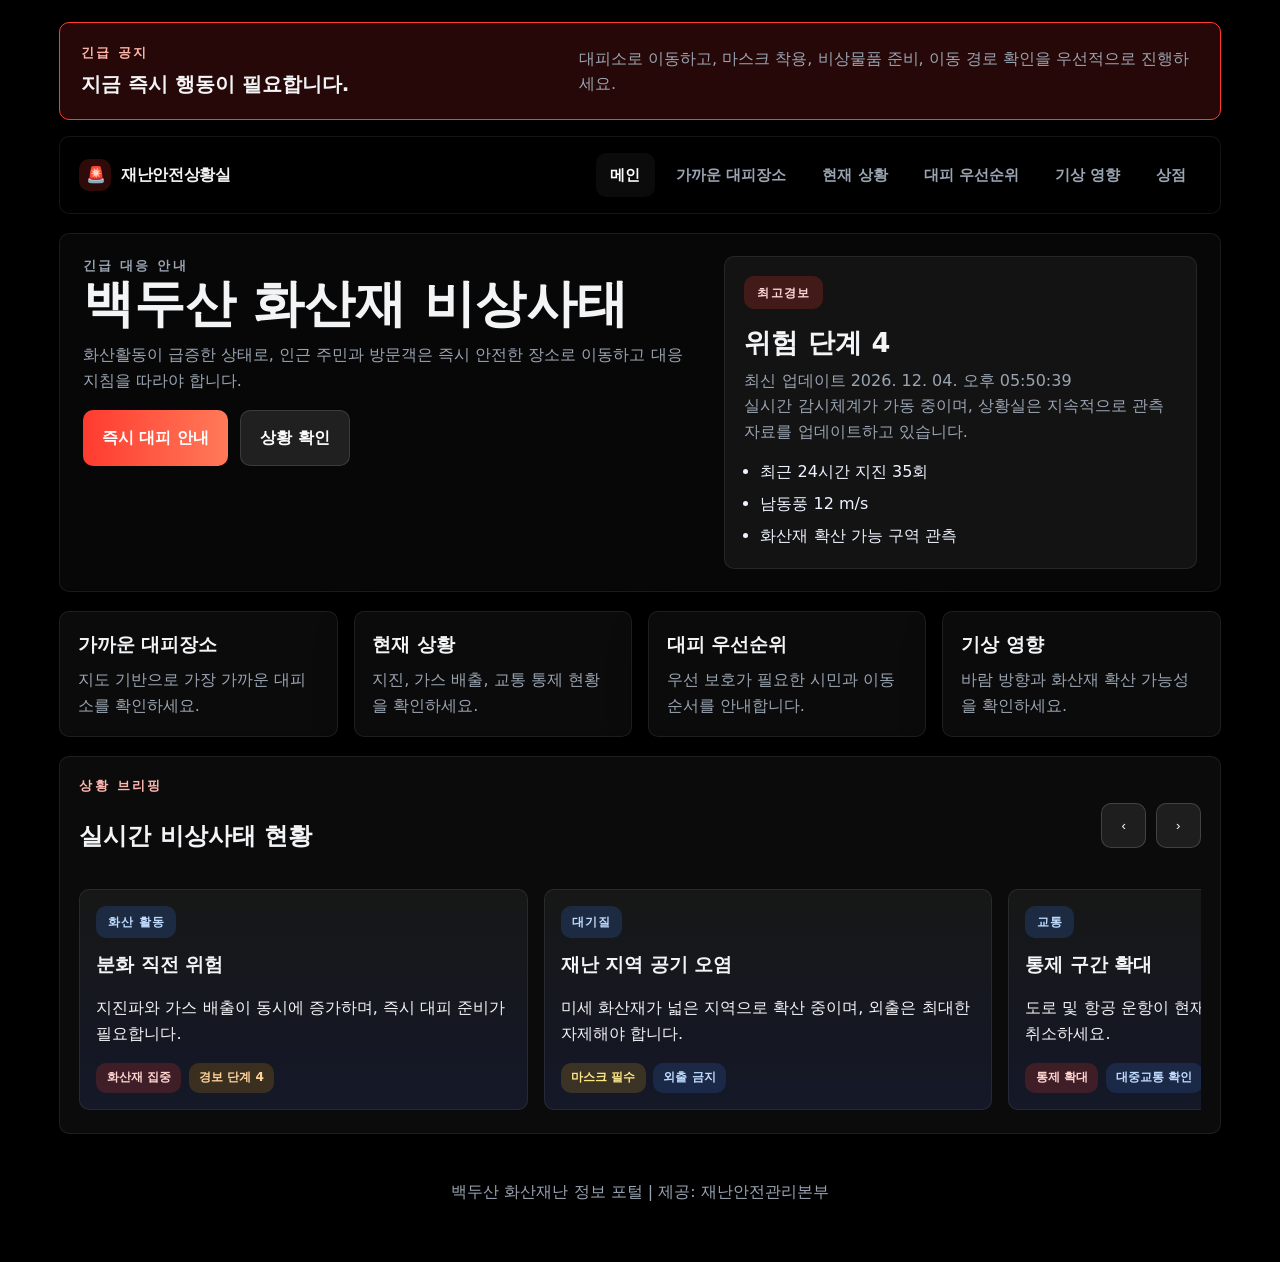
<file: index.html>
<!DOCTYPE html>
<html lang="ko">
<head>
  <meta charset="UTF-8" />
  <meta name="viewport" content="width=device-width, initial-scale=1.0" />
  <title>재난안전상황실 포털</title>
  <link rel="stylesheet" href="styles.css" />
</head>
<body data-page="home">
  <div class="page-shell">
    <section class="notice-box" role="alert">
      <div>
        <p class="notice-label">긴급 공지</p>
        <h2>지금 즉시 행동이 필요합니다.</h2>
      </div>
      <p>대피소로 이동하고, 마스크 착용, 비상물품 준비, 이동 경로 확인을 우선적으로 진행하세요.</p>
    </section>

    <header class="site-header">
      <a class="brand" href="index.html">
        <span class="brand-mark">🚨</span>
        <span>재난안전상황실</span>
      </a>
      <nav class="top-nav" aria-label="주요 페이지">
        <a class="nav-link active" href="index.html">메인</a>
        <a class="nav-link" href="shelters.html">가까운 대피장소</a>
        <a class="nav-link" href="status.html">현재 상황</a>
        <a class="nav-link" href="priority.html">대피 우선순위</a>
        <a class="nav-link" href="weather.html">기상 영향</a>
        <a class="nav-link" href="store.html">상점</a>
      </nav>
      <button id="theme-toggle" class="theme-toggle" type="button">🌙</button>
    </header>

    <main class="main-content">
      <section class="hero-panel">
        <div class="hero-copy">
          <p class="eyebrow">긴급 대응 안내</p>
          <h1>백두산 화산재 비상사태</h1>
          <p>화산활동이 급증한 상태로, 인근 주민과 방문객은 즉시 안전한 장소로 이동하고 대응 지침을 따라야 합니다.</p>
          <div class="hero-actions">
            <a class="btn btn-primary" href="shelters.html">즉시 대피 안내</a>
            <a class="btn btn-secondary" href="status.html">상황 확인</a>
          </div>
        </div>
        <div class="hero-status">
          <div class="status-chip">최고경보</div>
          <h2>위험 단계 4</h2>
          <p class="status-meta">최신 업데이트 <span id="status-time">--:--:--</span></p>
          <p>실시간 감시체계가 가동 중이며, 상황실은 지속적으로 관측 자료를 업데이트하고 있습니다.</p>
          <ul class="status-list">
            <li>최근 24시간 지진 35회</li>
            <li>남동풍 12 m/s</li>
            <li>화산재 확산 가능 구역 관측</li>
          </ul>
        </div>
      </section>

      <section class="quick-grid" aria-label="빠른 이동">
        <a class="quick-card" href="shelters.html">
          <h3>가까운 대피장소</h3>
          <p>지도 기반으로 가장 가까운 대피소를 확인하세요.</p>
        </a>
        <a class="quick-card" href="status.html">
          <h3>현재 상황</h3>
          <p>지진, 가스 배출, 교통 통제 현황을 확인하세요.</p>
        </a>
        <a class="quick-card" href="priority.html">
          <h3>대피 우선순위</h3>
          <p>우선 보호가 필요한 시민과 이동 순서를 안내합니다.</p>
        </a>
        <a class="quick-card" href="weather.html">
          <h3>기상 영향</h3>
          <p>바람 방향과 화산재 확산 가능성을 확인하세요.</p>
        </a>
      </section>

      <section class="slide-shell" aria-label="긴급 상황 브리핑">
        <div class="slide-header">
          <div>
            <p class="eyebrow">상황 브리핑</p>
            <h2>실시간 비상사태 현황</h2>
          </div>
          <div class="slide-controls">
            <button type="button" class="slide-btn prev" aria-label="이전 슬라이드">‹</button>
            <button type="button" class="slide-btn next" aria-label="다음 슬라이드">›</button>
          </div>
        </div>
        <div class="slide-deck">
          <article class="slide-card">
            <span class="slide-tag">화산 활동</span>
            <h3>분화 직전 위험</h3>
            <p>지진파와 가스 배출이 동시에 증가하며, 즉시 대피 준비가 필요합니다.</p>
            <div class="slide-footer">
              <span class="chip warning">화산재 집중</span>
              <span class="chip alert">경보 단계 4</span>
            </div>
          </article>
          <article class="slide-card">
            <span class="slide-tag">대기질</span>
            <h3>재난 지역 공기 오염</h3>
            <p>미세 화산재가 넓은 지역으로 확산 중이며, 외출은 최대한 자제해야 합니다.</p>
            <div class="slide-footer">
              <span class="chip caution">마스크 필수</span>
              <span class="chip info">외출 금지</span>
            </div>
          </article>
          <article class="slide-card">
            <span class="slide-tag">교통</span>
            <h3>통제 구간 확대</h3>
            <p>도로 및 항공 운항이 현재 통제 중이며, 이동 계획을 즉시 취소하세요.</p>
            <div class="slide-footer">
              <span class="chip warning">통제 확대</span>
              <span class="chip info">대중교통 확인</span>
            </div>
          </article>
        </div>
      </section>

    </main>

    <footer class="site-footer">
      <p>백두산 화산재난 정보 포털 | 제공: 재난안전관리본부</p>
    </footer>
  </div>

  <script src="script.js"></script>
</body>
</html>
</file>
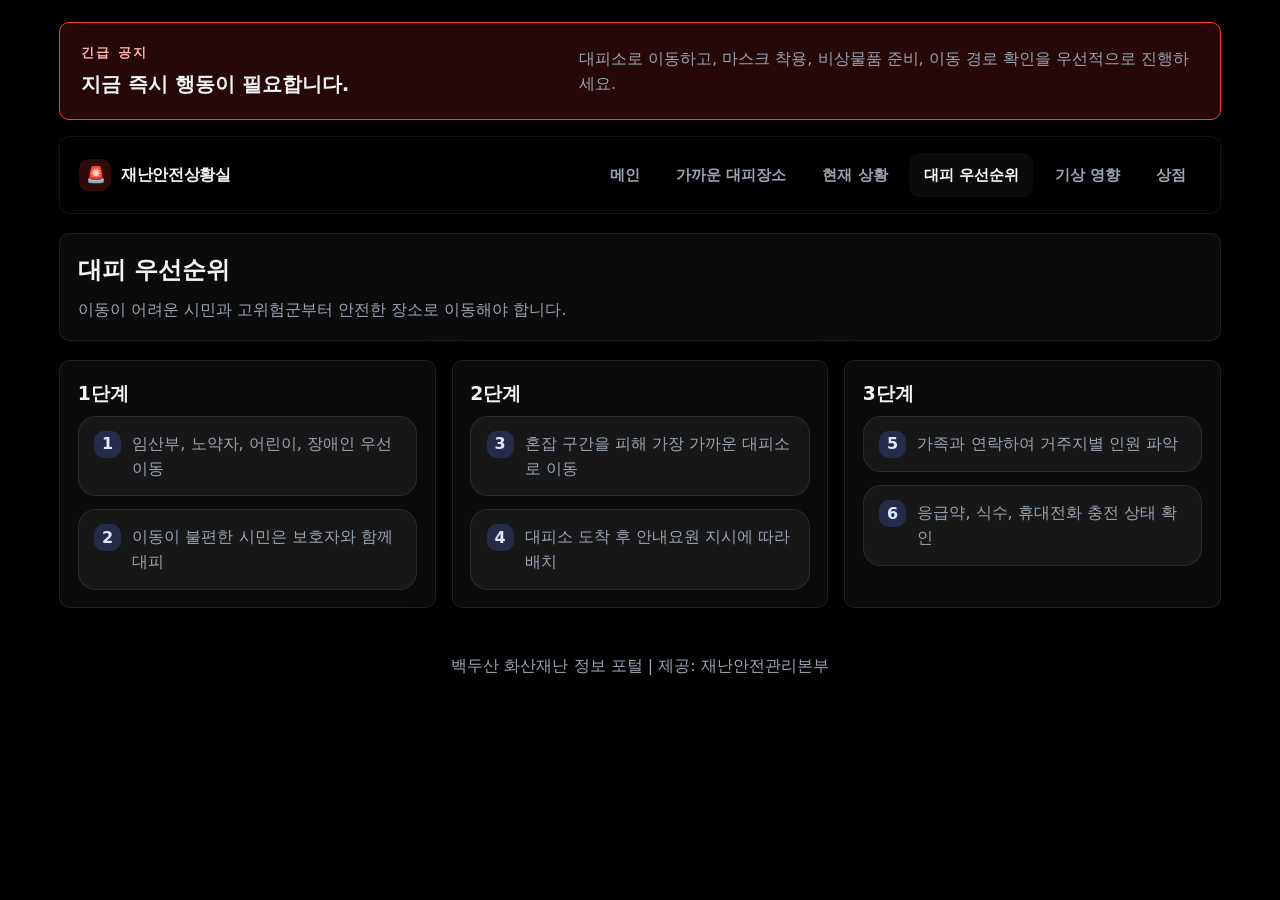
<file: priority.html>
<!DOCTYPE html>
<html lang="ko">
<head>
  <meta charset="UTF-8" />
  <meta name="viewport" content="width=device-width, initial-scale=1.0" />
  <title>대피 우선순위</title>
  <link rel="stylesheet" href="styles.css" />
</head>
<body data-page="priority">
  <div class="page-shell">
    <section class="notice-box" role="alert">
      <div>
        <p class="notice-label">긴급 공지</p>
        <h2>지금 즉시 행동이 필요합니다.</h2>
      </div>
      <p>대피소로 이동하고, 마스크 착용, 비상물품 준비, 이동 경로 확인을 우선적으로 진행하세요.</p>
    </section>

    <header class="site-header">
      <a class="brand" href="index.html">
        <span class="brand-mark">🚨</span>
        <span>재난안전상황실</span>
      </a>
      <nav class="top-nav" aria-label="주요 페이지">
        <a class="nav-link" href="index.html">메인</a>
        <a class="nav-link" href="shelters.html">가까운 대피장소</a>
        <a class="nav-link" href="status.html">현재 상황</a>
        <a class="nav-link active" href="priority.html">대피 우선순위</a>
        <a class="nav-link" href="weather.html">기상 영향</a>
        <a class="nav-link" href="store.html">상점</a>
      </nav>
      <button id="theme-toggle" class="theme-toggle" type="button">🌙</button>
    </header>

    <main class="main-content">
      <section class="page-section">
        <h2>대피 우선순위</h2>
        <p>이동이 어려운 시민과 고위험군부터 안전한 장소로 이동해야 합니다.</p>
      </section>

      <section class="detail-grid">
        <article class="detail-card">
          <h3>1단계</h3>
          <div class="priority-list">
            <div class="priority-item"><span class="priority-step">1</span><p>임산부, 노약자, 어린이, 장애인 우선 이동</p></div>
            <div class="priority-item"><span class="priority-step">2</span><p>이동이 불편한 시민은 보호자와 함께 대피</p></div>
          </div>
        </article>
        <article class="detail-card">
          <h3>2단계</h3>
          <div class="priority-list">
            <div class="priority-item"><span class="priority-step">3</span><p>혼잡 구간을 피해 가장 가까운 대피소로 이동</p></div>
            <div class="priority-item"><span class="priority-step">4</span><p>대피소 도착 후 안내요원 지시에 따라 배치</p></div>
          </div>
        </article>
        <article class="detail-card">
          <h3>3단계</h3>
          <div class="priority-list">
            <div class="priority-item"><span class="priority-step">5</span><p>가족과 연락하여 거주지별 인원 파악</p></div>
            <div class="priority-item"><span class="priority-step">6</span><p>응급약, 식수, 휴대전화 충전 상태 확인</p></div>
          </div>
        </article>
      </section>
    </main>

    <footer class="site-footer">
      <p>백두산 화산재난 정보 포털 | 제공: 재난안전관리본부</p>
    </footer>
  </div>

  <script src="script.js"></script>
</body>
</html>
</file>
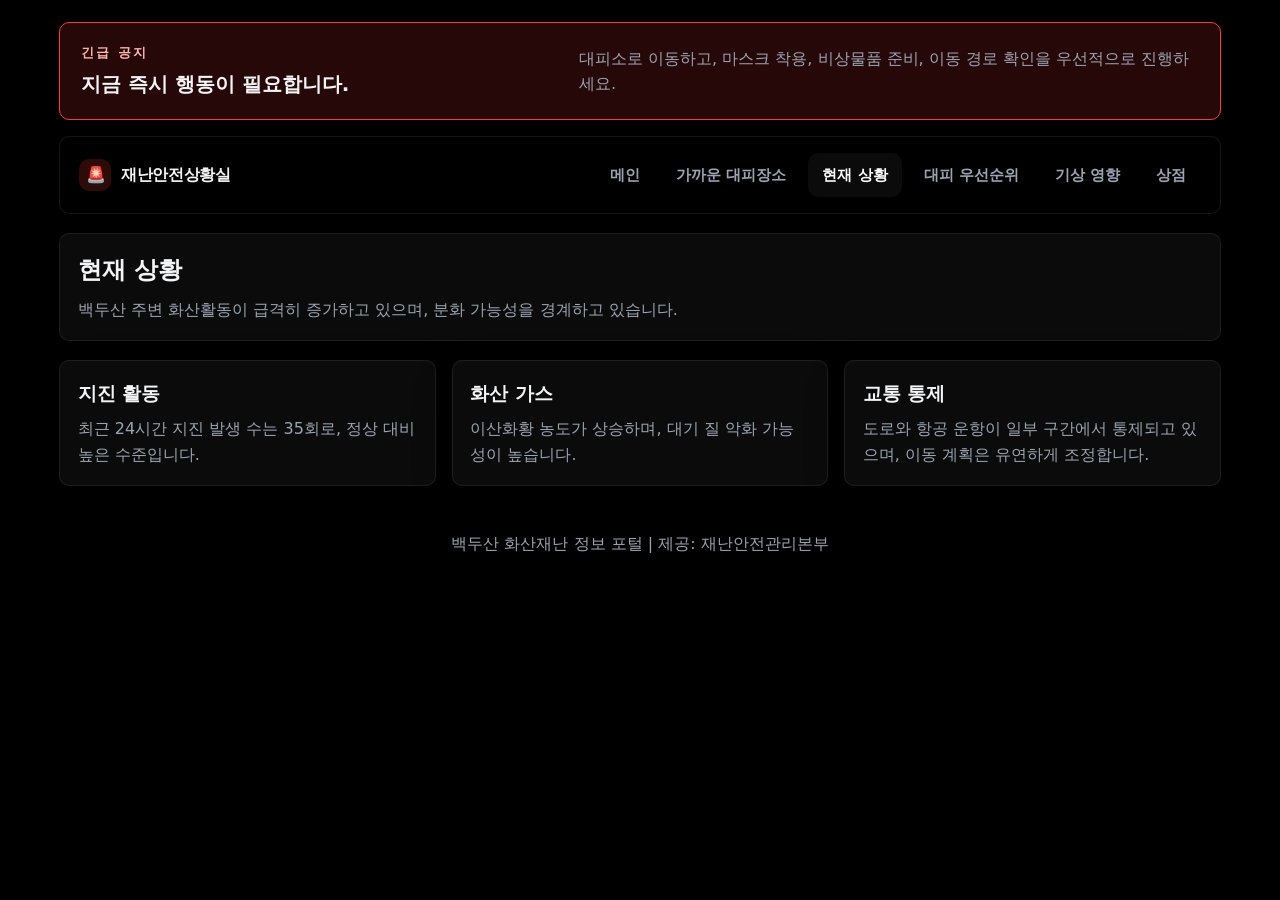
<file: status.html>
<!DOCTYPE html>
<html lang="ko">
<head>
  <meta charset="UTF-8" />
  <meta name="viewport" content="width=device-width, initial-scale=1.0" />
  <title>현재 상황</title>
  <link rel="stylesheet" href="styles.css" />
</head>
<body data-page="status">
  <div class="page-shell">
    <section class="notice-box" role="alert">
      <div>
        <p class="notice-label">긴급 공지</p>
        <h2>지금 즉시 행동이 필요합니다.</h2>
      </div>
      <p>대피소로 이동하고, 마스크 착용, 비상물품 준비, 이동 경로 확인을 우선적으로 진행하세요.</p>
    </section>

    <header class="site-header">
      <a class="brand" href="index.html">
        <span class="brand-mark">🚨</span>
        <span>재난안전상황실</span>
      </a>
      <nav class="top-nav" aria-label="주요 페이지">
        <a class="nav-link" href="index.html">메인</a>
        <a class="nav-link" href="shelters.html">가까운 대피장소</a>
        <a class="nav-link active" href="status.html">현재 상황</a>
        <a class="nav-link" href="priority.html">대피 우선순위</a>
        <a class="nav-link" href="weather.html">기상 영향</a>
        <a class="nav-link" href="store.html">상점</a>
      </nav>
      <button id="theme-toggle" class="theme-toggle" type="button">🌙</button>
    </header>


    <main class="main-content">
      <section class="page-section">
        <h2>현재 상황</h2>
        <p>백두산 주변 화산활동이 급격히 증가하고 있으며, 분화 가능성을 경계하고 있습니다.</p>
      </section>

      <section class="status-grid">
        <article class="status-card">
          <h3>지진 활동</h3>
          <p>최근 24시간 지진 발생 수는 35회로, 정상 대비 높은 수준입니다.</p>
        </article>
        <article class="status-card">
          <h3>화산 가스</h3>
          <p>이산화황 농도가 상승하며, 대기 질 악화 가능성이 높습니다.</p>
        </article>
        <article class="status-card">
          <h3>교통 통제</h3>
          <p>도로와 항공 운항이 일부 구간에서 통제되고 있으며, 이동 계획은 유연하게 조정합니다.</p>
        </article>
      </section>
    </main>

    <footer class="site-footer">
      <p>백두산 화산재난 정보 포털 | 제공: 재난안전관리본부</p>
    </footer>
  </div>

  <script src="script.js"></script>
</body>
</html>
</file>
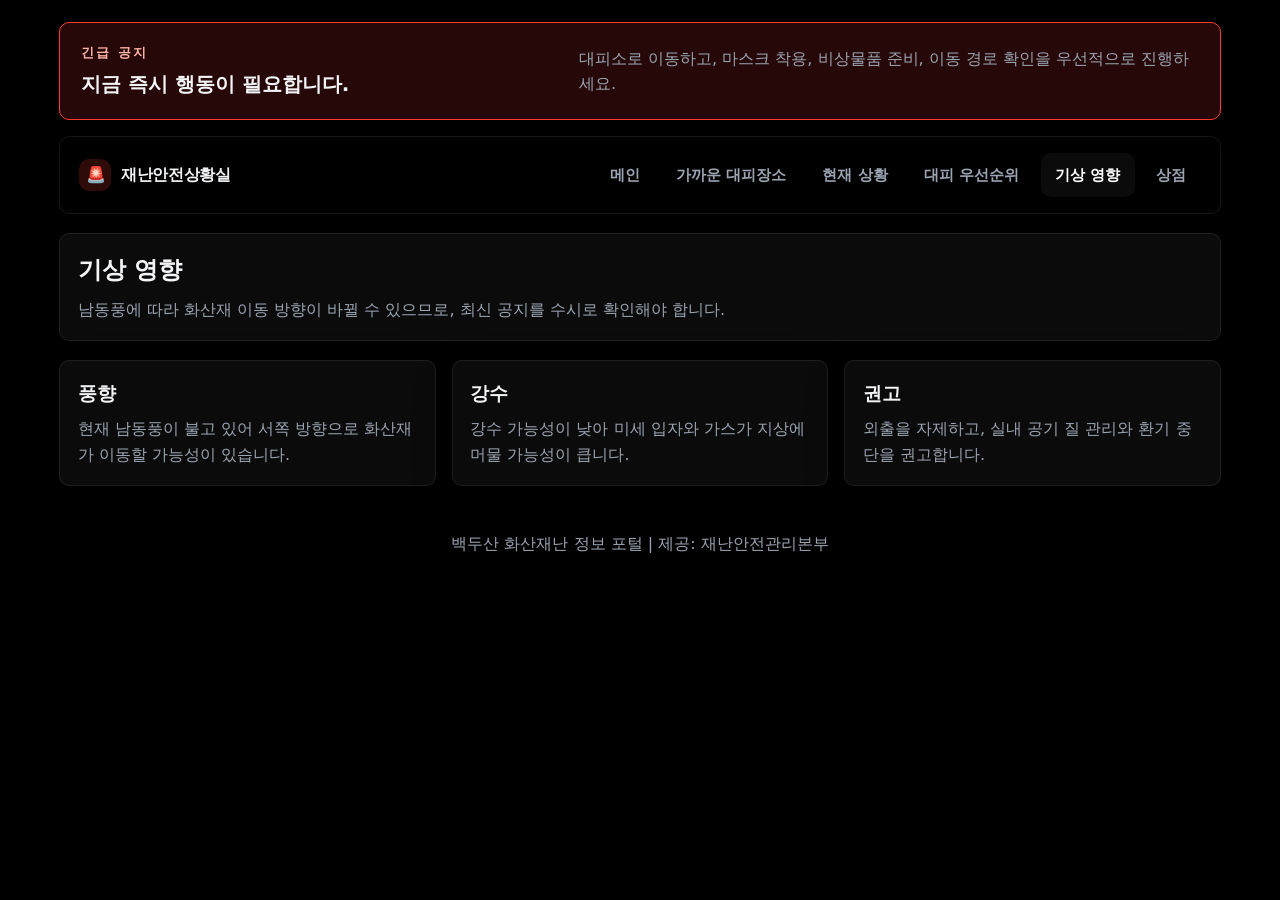
<file: weather.html>
<!DOCTYPE html>
<html lang="ko">
<head>
  <meta charset="UTF-8" />
  <meta name="viewport" content="width=device-width, initial-scale=1.0" />
  <title>기상 영향</title>
  <link rel="stylesheet" href="styles.css" />
</head>
<body data-page="weather">
  <div class="page-shell">
    <section class="notice-box" role="alert">
      <div>
        <p class="notice-label">긴급 공지</p>
        <h2>지금 즉시 행동이 필요합니다.</h2>
      </div>
      <p>대피소로 이동하고, 마스크 착용, 비상물품 준비, 이동 경로 확인을 우선적으로 진행하세요.</p>
    </section>

    <header class="site-header">
      <a class="brand" href="index.html">
        <span class="brand-mark">🚨</span>
        <span>재난안전상황실</span>
      </a>
      <nav class="top-nav" aria-label="주요 페이지">
        <a class="nav-link" href="index.html">메인</a>
        <a class="nav-link" href="shelters.html">가까운 대피장소</a>
        <a class="nav-link" href="status.html">현재 상황</a>
        <a class="nav-link" href="priority.html">대피 우선순위</a>
        <a class="nav-link active" href="weather.html">기상 영향</a>
        <a class="nav-link" href="store.html">상점</a>
      </nav>
      <button id="theme-toggle" class="theme-toggle" type="button">🌙</button>
    </header>


    <main class="main-content">
      <section class="page-section">
        <h2>기상 영향</h2>
        <p>남동풍에 따라 화산재 이동 방향이 바뀔 수 있으므로, 최신 공지를 수시로 확인해야 합니다.</p>
      </section>

      <section class="weather-grid">
        <article class="weather-card">
          <h3>풍향</h3>
          <p>현재 남동풍이 불고 있어 서쪽 방향으로 화산재가 이동할 가능성이 있습니다.</p>
        </article>
        <article class="weather-card">
          <h3>강수</h3>
          <p>강수 가능성이 낮아 미세 입자와 가스가 지상에 머물 가능성이 큽니다.</p>
        </article>
        <article class="weather-card">
          <h3>권고</h3>
          <p>외출을 자제하고, 실내 공기 질 관리와 환기 중단을 권고합니다.</p>
        </article>
      </section>
    </main>

    <footer class="site-footer">
      <p>백두산 화산재난 정보 포털 | 제공: 재난안전관리본부</p>
    </footer>
  </div>

  <script src="script.js"></script>
</body>
</html>
</file>
<file: styles.css>
:root {
  --bg: #000000;
  --surface: #080b12;
  --surface-alt: #131b2e;
  --text: #f3f4f6;
  --muted: #9aa4b2;
  --danger: #ff3b30;
  --accent: #5b7cff;
  --accent-strong: #ff7a59;
  --border: rgba(255, 255, 255, 0.08);
}

* {
  box-sizing: border-box;
}

html,
body {
  margin: 0;
  min-height: 100%;
  font-family: "Inter", system-ui, -apple-system, BlinkMacSystemFont, "Segoe UI", sans-serif;
  background: var(--bg);
  color: var(--text);
}

body {
  line-height: 1.6;
}

a {
  color: inherit;
  text-decoration: none;
}

img {
  max-width: 100%;
}

[hidden] {
  display: none !important;
}

.page-shell {
  max-width: 1200px;
  margin: 0 auto;
  padding: 1.4rem 1.2rem 2.4rem;
}

.notice-box {
  display: flex;
  justify-content: space-between;
  align-items: center;
  gap: 1rem;
  padding: 1.2rem 1.3rem;
  border-radius: 10px;
  border: 1px solid var(--danger);
  background-color: #ff3a3025;
}

.notice-label {
  margin: 0 0 0.3rem;
  font-size: 0.8rem;
  font-weight: 800;
  letter-spacing: 0.16em;
  text-transform: uppercase;
  color: #ffb5aa;
}

.notice-box h2 {
  margin: 0;
  font-size: 1.25rem;
}

.notice-box p:last-child {
  margin: 0;
  max-width: 620px;
  color: var(--muted);
}

.site-header {
  display: flex;
  justify-content: space-between;
  align-items: center;
  gap: 1rem;
  margin-top: 1rem;
  padding: 1rem 1.2rem;
  border-radius: 10px;
  background-color: rgba(0, 0, 0, 0.625);
  border: 1px solid var(--border);
  backdrop-filter: blur(12px);
  position: sticky;
  top: 0.8rem;
  z-index: 10;
}

.brand {
  display: inline-flex;
  align-items: center;
  gap: 0.6rem;
  font-weight: 800;
  letter-spacing: -0.02em;
}

.brand-mark {
  display: inline-flex;
  align-items: center;
  justify-content: center;
  width: 2rem;
  height: 2rem;
  border-radius: 10px;
  background: rgba(255, 59, 48, 0.18);
}

.top-nav {
  display: flex;
  flex-wrap: wrap;
  gap: 0.45rem;
}

.nav-link {
  padding: 0.6rem 0.9rem;
  border-radius: 10px;
  color: var(--muted);
  font-size: 0.95rem;
  font-weight: 700;
  transition: background 0.2s ease, color 0.2s ease;
}

.nav-link:hover,
.nav-link.active {
  color: white;
  background-color: rgba(255, 255, 255, 0.045);
}

.theme-toggle {
  border: none;
  background: rgba(255, 255, 255, 0.1);
  color: var(--text);
  border-radius: 10px;
  padding: 0.75rem 0.95rem;
  font-weight: 700;
  cursor: pointer;
}

.main-content {
  display: grid;
  gap: 1.2rem;
  margin-top: 1.2rem;
}

.hero-panel {
  display: grid;
  grid-template-columns: 1.25fr 0.95fr;
  gap: 1.2rem;
  padding: 1.4rem;
  border-radius: 10px;
  background-color: rgba(255, 255, 255, 0.028);
  border: 1px solid rgba(255, 255, 255, 0.08);
  box-shadow: 0 24px 80px rgba(0, 0, 0, 0.24);
}

.hero-copy h1 {
  margin: 0 0 0.75rem;
  font-size: clamp(2rem, 4vw, 3.2rem);
  line-height: 1.05;
}

.hero-copy p {
  margin: 0;
  color: var(--muted);
  max-width: 620px;
}

.eyebrow {
  margin: 0 0 0.5rem;
  font-size: 0.8rem;
  font-weight: 800;
  letter-spacing: 0.18em;
  text-transform: uppercase;
  color: #ffb8b0;
}

.hero-actions {
  display: flex;
  flex-wrap: wrap;
  gap: 0.75rem;
  margin-top: 1rem;
}

.btn {
  display: inline-flex;
  align-items: center;
  justify-content: center;
  padding: 0.9rem 1.2rem;
  border-radius: 10px;
  font-weight: 800;
  transition: transform 0.2s ease, box-shadow 0.2s ease, opacity 0.2s ease;
}

.btn:hover {
  box-shadow: 0 16px 30px rgba(0, 0, 0, 0.18);
  opacity: 0.8;
}

.btn-primary {
  background: linear-gradient(90deg, var(--danger), var(--accent-strong));
  color: white;
}

.btn-secondary {
  background: rgba(255, 255, 255, 0.1);
  color: white;
  border: 1px solid rgba(255, 255, 255, 0.12);
}

.hero-status {
  border-radius: 10px;
  padding: 1.2rem;
  background: rgba(255, 255, 255, 0.05);
  border: 1px solid rgba(255, 255, 255, 0.08);
}

.status-chip {
  display: inline-flex;
  padding: 0.4rem 0.8rem;
  border-radius: 10px;
  background: rgba(255, 59, 48, 0.2);
  color: #ffd8d8;
  font-size: 0.78rem;
  font-weight: 800;
  letter-spacing: 0.1em;
  text-transform: uppercase;
}

.hero-status h2 {
  margin: 0.75rem 0 0.2rem;
  font-size: 1.7rem;
}

.status-meta {
  margin: 0 0 0.6rem;
  color: var(--muted);
}

.hero-status p {
  margin: 0;
  color: var(--muted);
}

.status-list {
  margin: 0.9rem 0 0;
  padding-left: 1rem;
  color: #eef3ff;
}

.status-list li+li {
  margin-top: 0.4rem;
}

.quick-grid,
.info-grid,
.detail-grid,
.status-grid,
.weather-grid {
  display: grid;
  gap: 1rem;
}

.quick-grid {
  grid-template-columns: repeat(4, minmax(0, 1fr));
}

.info-grid {
  grid-template-columns: repeat(3, minmax(0, 1fr));
}

.detail-grid,
.status-grid,
.weather-grid {
  grid-template-columns: repeat(3, minmax(0, 1fr));
}

.quick-card,
.info-card,
.detail-card,
.map-card,
.status-card,
.weather-card,
.page-section,
.slide-shell,
.map-panel {
  border-radius: 10px;
  border: 1px solid rgba(255, 255, 255, 0.08);
  background-color: rgba(255, 255, 255, 0.045);
  box-shadow: 0 16px 45px rgba(0, 0, 0, 0.16);
}

.products-section {
  padding: 1.4rem;
  border-radius: 10px;
  border: 1px solid rgba(255, 255, 255, 0.08);
  background: linear-gradient(135deg, rgba(10, 18, 33, 0.96), rgba(14, 24, 44, 0.92));
}

.section-heading {
  display: flex;
  justify-content: space-between;
  align-items: end;
  gap: 1rem;
  margin-bottom: 1rem;
}

.section-heading h2 {
  margin: 0;
  font-size: 1.4rem;
}

.section-heading>p {
  margin: 0;
  color: var(--muted);
  max-width: 280px;
}

/* --- 상품 및 모달 관련 스타일 (중복 제거 완료) --- */
.product-grid {
  display: grid;
  grid-template-columns: repeat(3, minmax(0, 1fr));
  gap: 1rem;
  margin-top: 1rem;
}

.product-card {
  overflow: hidden;
  border-radius: 10px;
  border: 1px solid rgba(255, 255, 255, 0.08);
  background: rgba(255, 255, 255, 0.04);
}

.product-card img {
  display: block;
  width: 100%;
  height: 180px;
  object-fit: cover;
}

.product-body {
  padding: 1rem;
}

.product-body h3 {
  margin: 0 0 0.4rem;
  font-size: 1.06rem;
}

.product-body p {
  margin: 0 0 0.9rem;
  color: var(--muted);
  font-size: 0.95rem;
}

.product-footer {
  display: flex;
  align-items: center;
  justify-content: space-between;
  gap: 0.75rem;
}

.price {
  font-size: 1.05rem;
  font-weight: 800;
  color: white;
}

.modal-backdrop {
  position: fixed;
  inset: 0;
  display: grid;
  place-items: center;
  padding: 1rem;
  background: rgba(0, 0, 0, 0.72);
  backdrop-filter: blur(6px);
  z-index: 50;
}

.modal-card {
  position: relative;
  width: min(100%, 460px);
  padding: 1.3rem;
  border-radius: 10px;
  /* background: linear-gradient(135deg, rgba(10, 18, 33, 0.98), rgba(18, 25, 43, 0.95)); */
  background: black;
  border: 1px solid rgba(255, 255, 255, 0.12);
  box-shadow: 0 24px 70px rgba(0, 0, 0, 0.3);
}

.modal-close {
  position: absolute;
  top: 0.85rem;
  right: 0.85rem;
  border: none;
  background: rgba(255, 255, 255, 0.1);
  color: white;
  width: 2rem;
  height: 2rem;
  border-radius: 10px;
  cursor: pointer;
}

.checkout-summary {
  display: flex;
  justify-content: space-between;
  align-items: center;
  padding: 0.8rem 0;
  border-bottom: 1px solid rgba(255, 255, 255, 0.08);
}

.checkout-form {
  display: grid;
  gap: 0.85rem;
  margin-top: 1rem;
}

.checkout-form label {
  display: grid;
  gap: 0.35rem;
  color: var(--muted);
  font-size: 0.95rem;
}

.checkout-form input {
  width: 100%;
  padding: 0.8rem 0.9rem;
  border-radius: 12px;
  border: 1px solid rgba(255, 255, 255, 0.12);
  background: rgba(255, 255, 255, 0.06);
  color: white;
}

.full-width {
  width: 100%;
}

.success-card {
  text-align: center;
}

.success-product {
  margin: 0.6rem 0 1rem;
  font-weight: 700;
  color: #ffd8a8;
}
/* ------------------------------------------- */

body.modal-open {
  overflow: hidden;
}

.store-hero {
  display: flex;
  justify-content: space-between;
  align-items: center;
  gap: 1rem;
  padding: 1.4rem;
  border-radius: 10px;
  border: 1px solid rgba(255, 255, 255, 0.08);
  background-color: rgba(255, 255, 255, 0.045);
}

.store-hero h1 {
  margin: 0 0 0.6rem;
  font-size: clamp(1.7rem, 3vw, 2.4rem);
}

.store-hero p {
  margin: 0;
  color: var(--muted);
  max-width: 620px;
}

.store-summary {
  display: grid;
  grid-template-columns: repeat(3, minmax(0, 1fr));
  gap: 0.75rem;
  min-width: 320px;
}

.store-summary>div {
  padding: 0.9rem;
  border-radius: 16px;
  background: rgba(255, 255, 255, 0.05);
  border: 1px solid rgba(255, 255, 255, 0.08);
}

.store-summary strong {
  display: block;
  font-size: 1rem;
}

.store-summary span {
  display: block;
  color: var(--muted);
  font-size: 0.9rem;
}

@media (max-width: 860px) {
  .store-hero {
    flex-direction: column;
    align-items: flex-start;
  }

  .store-summary {
    min-width: 0;
    width: 100%;
  }

  .product-grid {
    grid-template-columns: 1fr;
  }
}

.quick-card,
.info-card,
.detail-card,
.map-card,
.status-card,
.weather-card,
.page-section {
  padding: 1.1rem;
}

.quick-card h3,
.info-card h3,
.detail-card h3,
.map-card h3,
.status-card h3,
.weather-card h3,
.page-section h2 {
  margin-top: 0;
  margin-bottom: 0.45rem;
}

.quick-card p,
.info-card p,
.detail-card p,
.map-card p,
.status-card p,
.weather-card p,
.page-section p,
.page-section li {
  margin: 0;
  color: var(--muted);
}

.quick-card:hover {
  transform: translateY(-2px);
  border-color: rgba(91, 124, 255, 0.28);
}

.slide-shell {
  padding: 1.2rem;
}

.slide-header {
  display: flex;
  justify-content: space-between;
  align-items: center;
  gap: 1rem;
  margin-bottom: 0.9rem;
}

.slide-controls {
  display: flex;
  gap: 0.6rem;
}

.slide-btn {
  width: 2.8rem;
  height: 2.8rem;
  border: 1px solid rgba(255, 255, 255, 0.16);
  border-radius: 10px;
  background: rgba(255, 255, 255, 0.08);
  color: white;
  cursor: pointer;
}

.slide-deck {
  display: flex;
  gap: 1rem;
  overflow-x: auto;
  padding-bottom: 0.25rem;
  scroll-snap-type: x mandatory;
}

.slide-deck::-webkit-scrollbar {
  height: 10px;
}

.slide-deck::-webkit-scrollbar-thumb {
  background: rgba(255, 255, 255, 0.16);
  border-radius: 10px;
}

.slide-card {
  min-width: 270px;
  flex: 0 0 40%;
  scroll-snap-align: start;
  border-radius: 10px;
  padding: 1rem;
  background: linear-gradient(180deg, rgba(255, 255, 255, 0.05), rgba(91, 124, 255, 0.12));
  border: 1px solid rgba(255, 255, 255, 0.08);
}

.slide-tag {
  display: inline-flex;
  padding: 0.38rem 0.7rem;
  border-radius: 10px;
  background: rgba(59, 130, 246, 0.18);
  color: #bfdbfe;
  font-size: 0.78rem;
  font-weight: 700;
  text-transform: uppercase;
  letter-spacing: 0.08em;
}

.slide-card h3 {
  margin: 0.7rem 0 0.35rem;
}

.slide-footer {
  display: flex;
  flex-wrap: wrap;
  gap: 0.45rem;
  margin-top: 0.8rem;
}

.chip {
  display: inline-flex;
  padding: 0.35rem 0.65rem;
  border-radius: 10px;
  font-size: 0.76rem;
  font-weight: 700;
}

.chip.warning {
  background: rgba(255, 59, 48, 0.18);
  color: #ffd5d1;
}

.chip.alert {
  background: rgba(255, 166, 0, 0.16);
  color: #ffd49d;
}

.chip.caution {
  background: rgba(251, 191, 36, 0.16);
  color: #fde68a;
}

.chip.info {
  background: rgba(59, 130, 246, 0.16);
  color: #bfdbfe;
}

.detail-list,
.priority-list,
.timeline {
  display: grid;
  gap: 0.8rem;
}

.detail-item,
.priority-item,
.timeline-item {
  display: flex;
  align-items: flex-start;
  gap: 0.7rem;
  padding: 0.85rem 0.95rem;
  border-radius: 18px;
  background: rgba(255, 255, 255, 0.05);
  border: 1px solid rgba(255, 255, 255, 0.08);
}

.detail-dot,
.priority-step {
  width: 1.7rem;
  height: 1.7rem;
  display: inline-flex;
  align-items: center;
  justify-content: center;
  border-radius: 10px;
  background: rgba(91, 124, 255, 0.22);
  color: #dbeafe;
  font-weight: 800;
  flex-shrink: 0;
}

.map-shell {
  display: grid;
  grid-template-columns: 1.35fr 0.9fr;
  gap: 1rem;
}

.map-panel {
  padding: 1.1rem;
}

.map-frame {
  width: 100%;
  min-height: 360px;
  border-radius: 10px;
  overflow: hidden;
  background: #0b1828;
}

.map-info {
  display: grid;
  gap: 0.85rem;
}

.site-footer {
  margin-top: 1.2rem;
  padding: 0.6rem 0 0.2rem;
  text-align: center;
  color: var(--muted);
}

@media (max-width: 960px) {
  .quick-grid {
    grid-template-columns: repeat(2, minmax(0, 1fr));
  }

  .hero-panel,
  .map-shell,
  .info-grid,
  .detail-grid,
  .status-grid,
  .weather-grid {
    grid-template-columns: 1fr;
  }
}

@media (max-width: 720px) {
  .page-shell {
    padding: 1rem;
  }

  .site-header {
    flex-direction: column;
    align-items: flex-start;
    padding: 1rem;
  }

  .brand {
    width: 100%;
  }

  .top-nav {
    width: 100%;
    display: flex;
    flex-wrap: wrap;
    gap: 0.45rem;
  }

  .nav-link {
    flex: 1 1 calc(50% - 0.45rem);
    text-align: center;
    justify-content: center;
  }

  .theme-toggle {
    align-self: flex-end;
    margin-top: 0.2rem;
  }

  .notice-box {
    flex-direction: column;
    align-items: flex-start;
  }

  .quick-grid {
    grid-template-columns: 1fr;
  }

  .slide-card {
    flex-basis: 80%;
  }
}

.buy-btn {
  outline: 0;
  border: 0;
  background: var(--accent-strong);
  cursor: pointer;
}

.modal-buy-btn {
  border: 0;
  cursor: pointer;
}

input {
  outline: 0;
  transition: border 0.2s;
}

input:focus {
  border: 1px solid var(--accent-strong);
}
</file>
